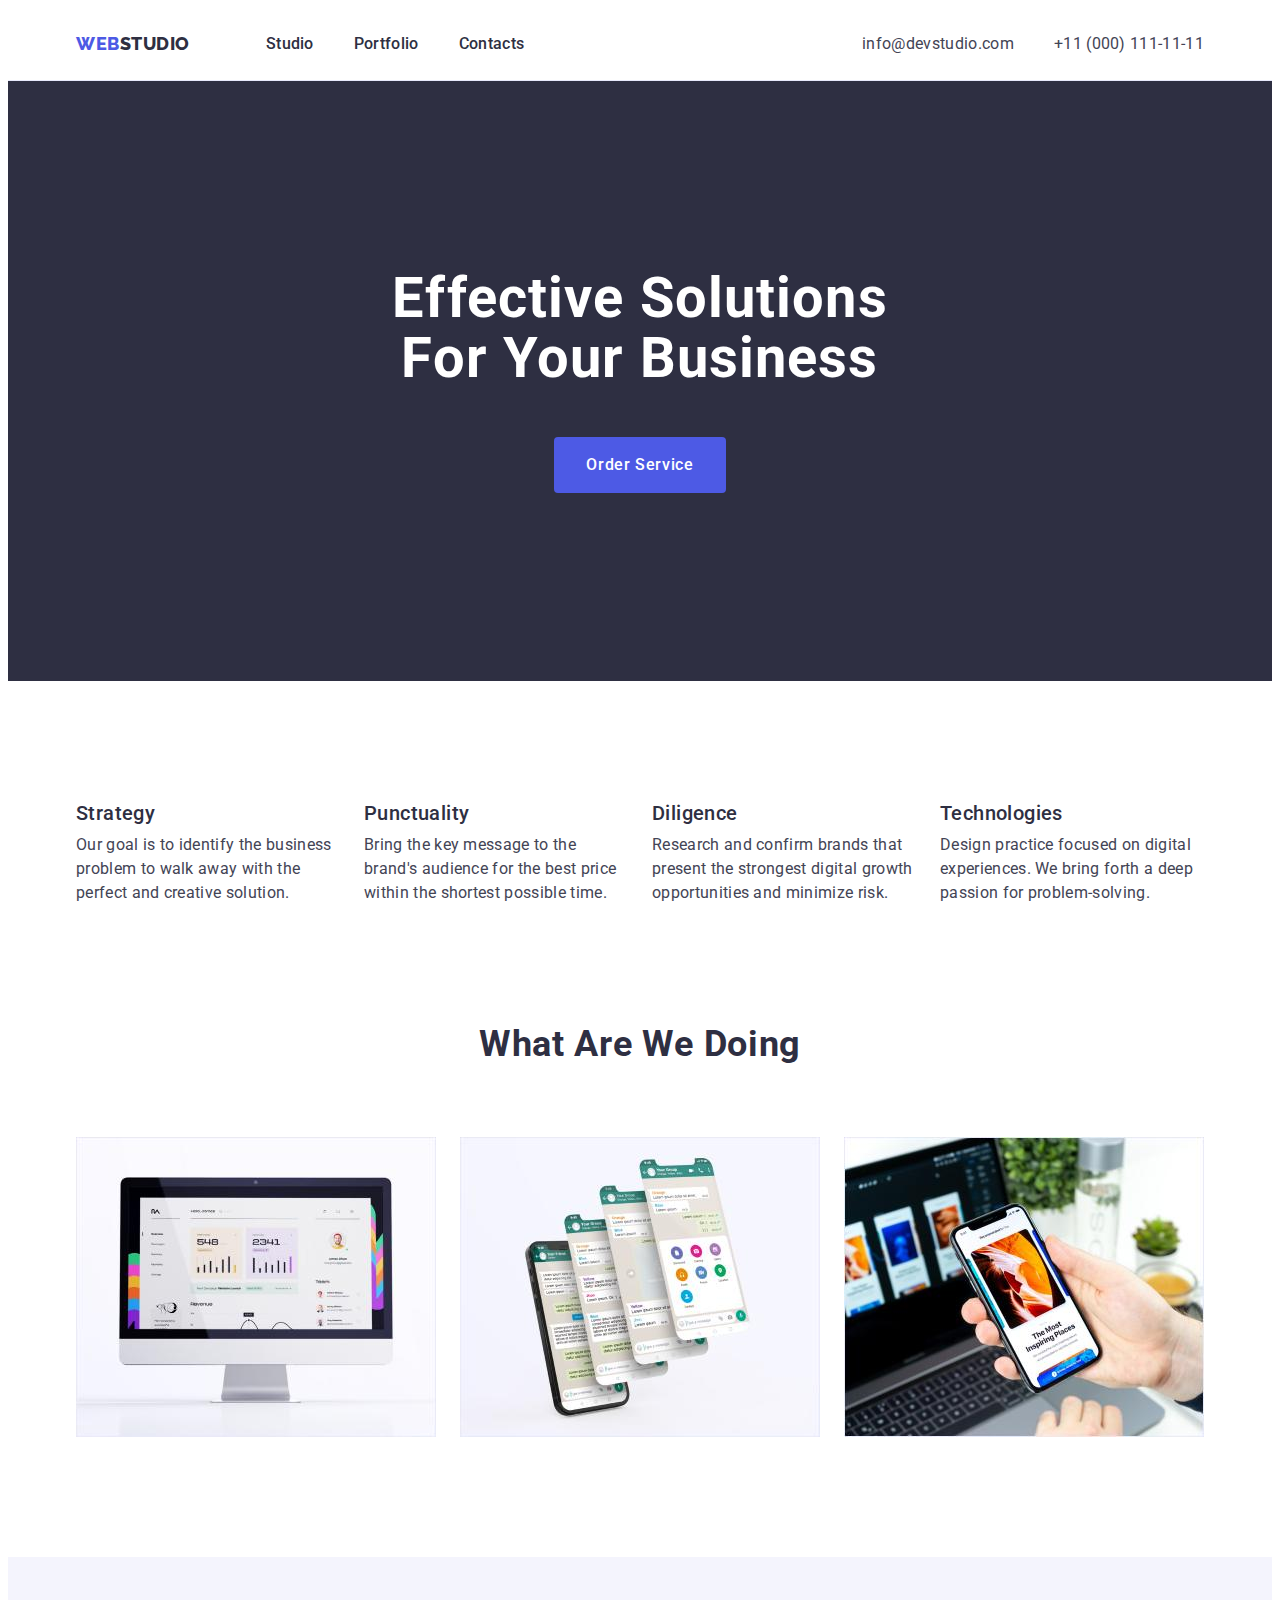
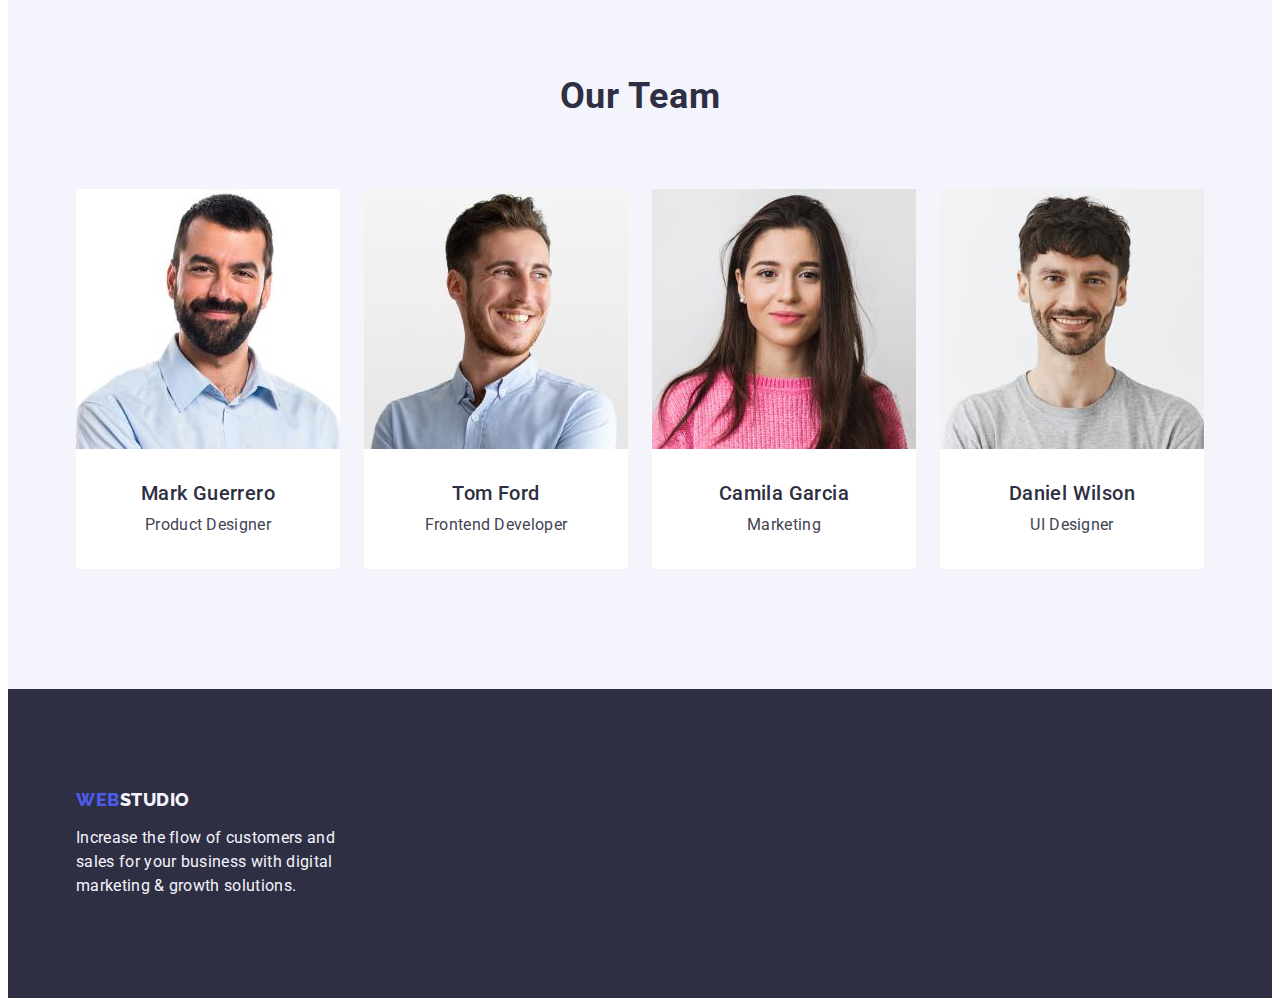
<file: index.html>
<!DOCTYPE html>
<html lang="en">
  <head>
    <meta charset="UTF-8" />
    <meta name="viewport" content="width=device-width, initial-scale=1.0" />
    <title>Studio</title>
    <link rel="preconnect" href="https://fonts.googleapis.com" />
    <link rel="preconnect" href="https://fonts.gstatic.com" crossorigin />
    <link
      href="https://fonts.googleapis.com/css2?family=Raleway:wght@800&family=Roboto:wght@400;500;700;900&display=swap"
      rel="stylesheet"
    />
    <link
      rel="stylesheet"
      href="https://cdnjs.cloudflare.com/ajax/libs/modern-normalize/2.0.0/modern-normalize.min.css"
      integrity="sha512-4xo8blKMVCiXpTaLzQSLSw3KFOVPWhm/TRtuPVc4WG6kUgjH6J03IBuG7JZPkcWMxJ5huwaBpOpnwYElP/m6wg=="
      crossorigin="anonymous"
      referrerpolicy="no-referrer"
    />
    <link rel="stylesheet" href="./css/styles.css" />
  </head>
  <body>
    <header class="header">
      <div class="header-container container">
        <nav class="header-nav">
          <a href="./index.html" class="header-logo link"
            >Web<span class="header-logo-color">Studio</span></a
          >
          <ul class="header-list list">
            <li class="header-item">
              <a href="./index.html" class="header-item-nav link">Studio</a>
            </li>
            <li class="header-item">
              <a href="./portfolio.html" class="header-item-nav link"
                >Portfolio</a
              >
            </li>
            <li class="header-item">
              <a href="" class="header-item-nav link">Contacts</a>
            </li>
          </ul>
        </nav>
        <address class="header-adress">
          <ul class="header-items list">
            <li class="header-list-adress">
              <a
                href="mailto:info@devstudio.com"
                class="header-item-address link"
                >info@devstudio.com</a
              >
            </li>
            <li class="header-list-adress">
              <a href="tel:+110001111111" class="header-item-address link"
                >+11 (000) 111-11-11</a
              >
            </li>
          </ul>
        </address>
      </div>
    </header>
    <main>
      <section class="service-order">
        <div class="container">
          <h1 class="solutions">Effective Solutions for Your Business</h1>
          <button class="service-btn" type="button">Order Service</button>
        </div>
      </section>
      <section class="feature">
        <div class="container">
          <h2 class="visually-hidden">Feature</h2>
          <ul class="feature-links list">
            <li class="feature-list">
              <h3 class="feature-item">Strategy</h3>
              <p class="feature-text">
                Our goal is to identify the business problem to walk away with
                the perfect and creative solution.
              </p>
            </li>
            <li class="feature-list">
              <h3 class="feature-item">Punctuality</h3>
              <p class="feature-text">
                Bring the key message to the brand's audience for the best price
                within the shortest possible time.
              </p>
            </li>
            <li class="feature-list">
              <h3 class="feature-item">Diligence</h3>
              <p class="feature-text">
                Research and confirm brands that present the strongest digital
                growth opportunities and minimize risk.
              </p>
            </li>
            <li class="feature-list">
              <h3 class="feature-item">Technologies</h3>
              <p class="feature-text">
                Design practice focused on digital experiences. We bring forth a
                deep passion for problem-solving.
              </p>
            </li>
          </ul>
        </div>
      </section>
      <section class="choice">
        <div class="container">
          <h2 class="choice-item">What are we doing</h2>
          <ul class="choice-link list">
            <li class="choice-list list">
              <img
                src="./images/monitor.jpg"
                alt="monitor"
                width="360"
                height="300"
              />
            </li>
            <li class="choice-list list">
              <img
                src="./images/phone.jpg"
                alt="phone"
                width="360"
                height="300"
              />
            </li>
            <li class="choice-list list">
              <img
                src="./images/phone2.jpg"
                alt="phone pc"
                width="360"
                height="300"
              />
            </li>
          </ul>
        </div>
      </section>
      <section class="team">
        <div class="container">
          <h2 class="team-main">Our Team</h2>
          <ul class="team-link list">
            <li class="team-list">
              <img
                src="./images/img1.jpg"
                alt="men1"
                width="264"
                height="260"
              />
              <div class="container-team">
                <h3 class="team-front">Mark Guerrero</h3>
                <p class="team-text">Product Designer</p>
              </div>
            </li>
            <li class="team-list">
              <img
                src="./images/img2.jpg"
                alt="men2"
                width="264"
                height="260"
              />
              <div class="container-team">
                <h3 class="team-front">Tom Ford</h3>
                <p class="team-text">Frontend Developer</p>
              </div>
            </li>
            <li class="team-list">
              <img
                src="./images/img3.jpg"
                alt="women"
                width="264"
                height="260"
              />
              <div class="container-team">
                <h3 class="team-front">Camila Garcia</h3>
                <p class="team-text">Marketing</p>
              </div>
            </li>
            <li class="team-list">
              <img
                src="./images/img4.jpg"
                alt="men3"
                width="264"
                height="260"
              />
              <div class="container-team">
                <h3 class="team-front">Daniel Wilson</h3>
                <p class="team-text">UI Designer</p>
              </div>
            </li>
          </ul>
        </div>
      </section>
    </main>
    <footer class="page-footer">
      <div class="container">
        <a href="./index.html" class="footer-logo link"
          >Web<span class="footer-logo-color">Studio</span>
        </a>
        <p class="footer-text">
          Increase the flow of customers and sales for your business with
          digital marketing & growth solutions.
        </p>
      </div>
    </footer>
  </body>
</html>
</file>
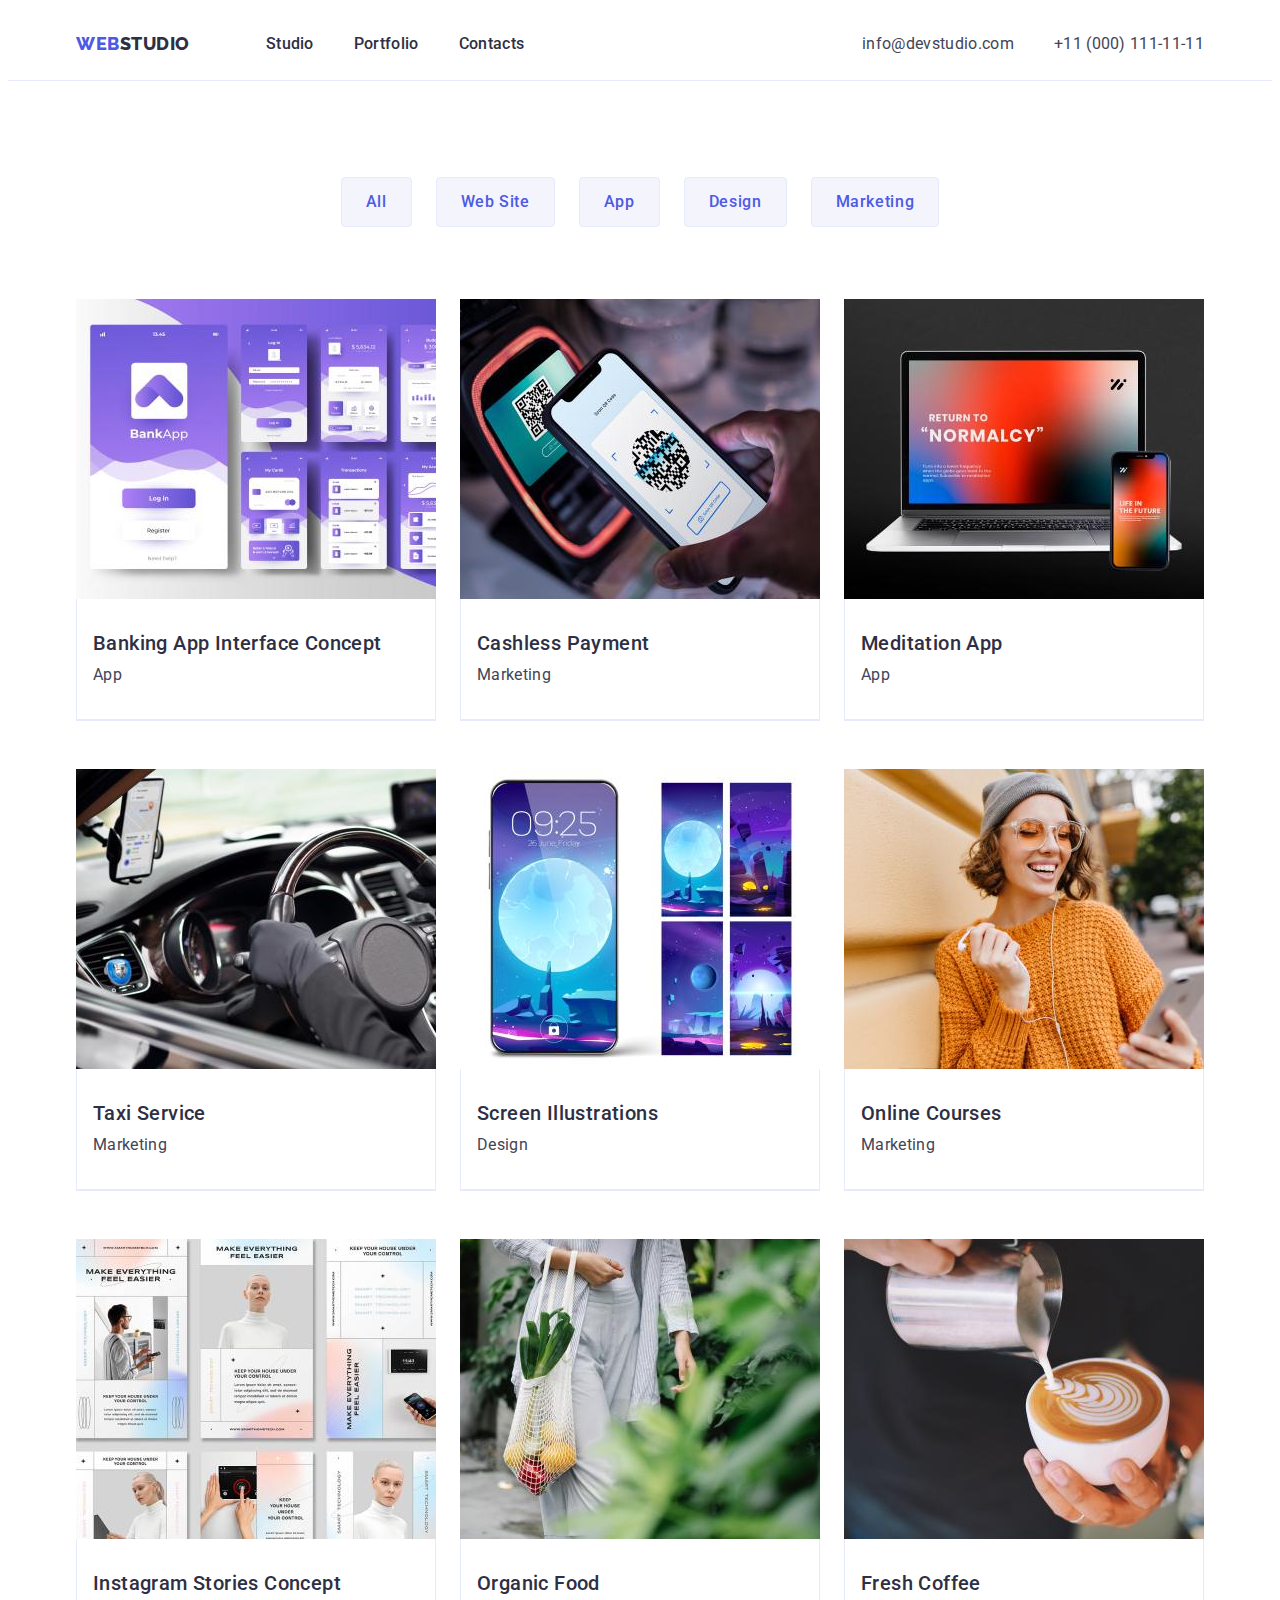
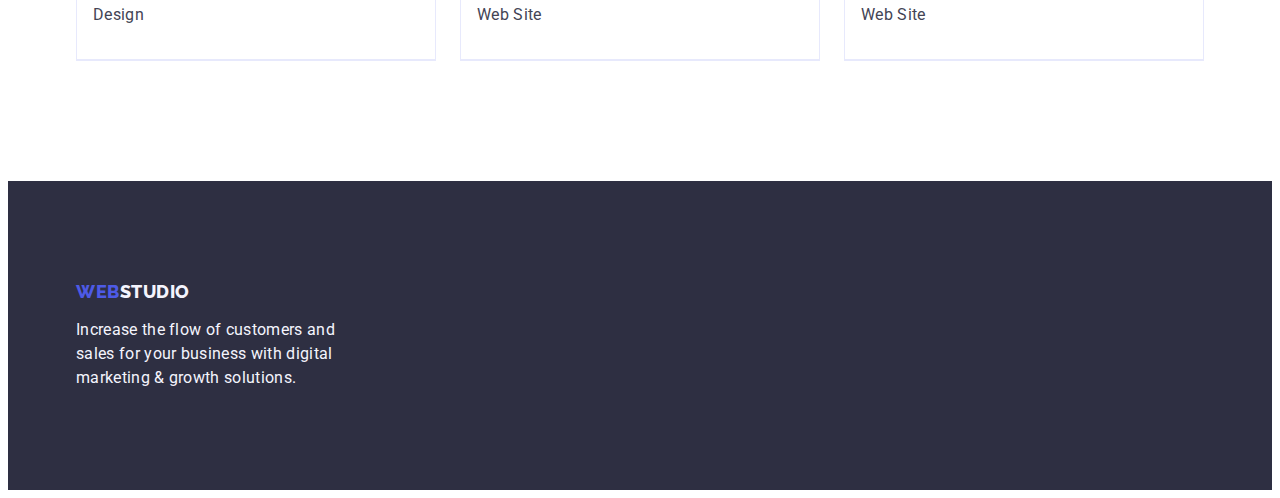
<file: portfolio.html>
<!DOCTYPE html>
<html lang="en">
  <head>
    <meta charset="UTF-8" />
    <meta name="viewport" content="width=device-width, initial-scale=1.0" />
    <title>Portfolio</title>
    <link rel="preconnect" href="https://fonts.googleapis.com" />
    <link rel="preconnect" href="https://fonts.gstatic.com" crossorigin />
    <link
      href="https://fonts.googleapis.com/css2?family=Raleway:wght@800&family=Roboto:wght@400;500;700;900&display=swap"
      rel="stylesheet"
    />
    <link
      rel="stylesheet"
      href="https://cdnjs.cloudflare.com/ajax/libs/modern-normalize/2.0.0/modern-normalize.min.css"
      integrity="sha512-4xo8blKMVCiXpTaLzQSLSw3KFOVPWhm/TRtuPVc4WG6kUgjH6J03IBuG7JZPkcWMxJ5huwaBpOpnwYElP/m6wg=="
      crossorigin="anonymous"
      referrerpolicy="no-referrer"
    />
    <link rel="stylesheet" href="./css/styles.css" />
  </head>
  <body>
    <header class="header">
      <div class="header-container container">
        <nav class="header-nav">
          <a href="./portfolio.html" class="header-logo link"
            >Web<span class="header-logo-color">Studio</span></a
          >
          <ul class="header-list list">
            <li class="header-item">
              <a href="./index.html" class="header-item-nav link">Studio</a>
            </li>
            <li class="header-item">
              <a href="./portfolio.html" class="header-item-nav link"
                >Portfolio</a
              >
            </li>
            <li class="header-item">
              <a href="" class="header-item-nav link">Contacts</a>
            </li>
          </ul>
        </nav>
        <address class="header-adress">
          <ul class="header-items list">
            <li class="header-list-adress">
              <a
                href="mailto:info@devstudio.com"
                class="header-item-address link"
                >info@devstudio.com</a
              >
            </li>
            <li class="header-list-adress">
              <a href="tel:+110001111111" class="header-item-address link"
                >+11 (000) 111-11-11</a
              >
            </li>
          </ul>
        </address>
      </div>
    </header>
    <main>
      <section class="service">
        <div class="container">
          <h1 class="visually-hidden">service</h1>
          <ul class="service-links-list list">
            <li><button class="service-button" type="button">All</button></li>
            <li>
              <button class="service-button" type="button">Web Site</button>
            </li>
            <li><button class="service-button" type="button">App</button></li>
            <li>
              <button class="service-button" type="button">Design</button>
            </li>
            <li>
              <button class="service-button" type="button">Marketing</button>
            </li>
          </ul>
          <ul class="service-card-list list">
            <li class="service-item">
              <a class="service-link-text link" href="">
                <img
                  class="concept"
                  src="./images/img11.jpg"
                  alt="banking"
                  width="360"
                  height="300"
                />
                <div class="container-service-menu">
                  <h2 class="service-title">Banking App Interface Concept</h2>
                  <p class="service-link">App</p>
                </div>
              </a>
            </li>
            <li class="service-item">
              <a class="service-link-text link" href="">
                <img
                  class="concept"
                  src="./images/img12.jpg"
                  alt="payment"
                  width="360"
                  height="300"
                />
                <div class="container-service-menu">
                  <h2 class="service-title">Cashless Payment</h2>
                  <p class="service-link">Marketing</p>
                </div>
              </a>
            </li>
            <li class="service-item">
              <a class="service-link-text link" href="">
                <img
                  class="concept"
                  src="./images/img13.jpg"
                  alt="app"
                  width="360"
                  height="300"
                />
                <div class="container-service-menu">
                  <h2 class="service-title">Meditation App</h2>
                  <p class="service-link">App</p>
                </div>
              </a>
            </li>
            <li class="service-item">
              <a class="service-link-text link" href="">
                <img
                  class="concept"
                  src="./images/img14.jpg"
                  alt="taxi"
                  width="360"
                  height="300"
                />
                <div class="container-service-menu">
                  <h2 class="service-title">Taxi Service</h2>
                  <p class="service-link">Marketing</p>
                </div>
              </a>
            </li>
            <li class="service-item">
              <a class="service-link-text link" href="">
                <img
                  class="concept"
                  src="./images/img15.jpg"
                  alt="screen"
                  width="360"
                  height="300"
                />
                <div class="container-service-menu">
                  <h2 class="service-title">Screen Illustrations</h2>
                  <p class="service-link">Design</p>
                </div>
              </a>
            </li>
            <li class="service-item">
              <a class="service-link-text link" href="">
                <img
                  class="concept"
                  src="./images/img16.jpg"
                  alt="online"
                  width="360"
                  height="300"
                />
                <div class="container-service-menu">
                  <h2 class="service-title">Online Courses</h2>
                  <p class="service-link">Marketing</p>
                </div>
              </a>
            </li>
            <li class="service-item">
              <a class="service-link-text link" href="">
                <img
                  class="concept"
                  src="./images/img17.jpg"
                  alt="stories"
                  width="360"
                  height="300"
                />
                <div class="container-service-menu">
                  <h2 class="service-title">Instagram Stories Concept</h2>
                  <p class="service-link">Design</p>
                </div>
              </a>
            </li>
            <li class="service-item">
              <a class="service-link-text link" href="">
                <img
                  class="concept"
                  src="./images/img18.jpg"
                  alt="food"
                  width="360"
                  height="300"
                />
                <div class="container-service-menu">
                  <h2 class="service-title">Organic Food</h2>
                  <p class="service-link">Web Site</p>
                </div>
              </a>
            </li>
            <li class="service-item">
              <a class="service-link-text link" href="">
                <img
                  class="concept"
                  src="./images/img19.jpg"
                  alt="coffee"
                  width="360"
                  height="300"
                />
                <div class="container-service-menu">
                  <h2 class="service-title">Fresh Coffee</h2>
                  <p class="service-link">Web Site</p>
                </div>
              </a>
            </li>
          </ul>
        </div>
      </section>
    </main>
    <footer class="page-footer">
      <div class="container">
        <a href="./index.html" class="footer-logo link"
          >Web<span class="footer-logo-color">Studio</span>
        </a>
        <p class="footer-text">
          Increase the flow of customers and sales for your business with
          digital marketing & growth solutions.
        </p>
      </div>
    </footer>
  </body>
</html>
</file>
<file: css/styles.css>
:root {
  --primary-font: Roboto, sans-serif;
  --logo-font: Raleway, sans-serif;
  --slate: #434455;
  --navyblue: #2e2f42;
  --white: #ffffff;
  --iris: #4d5ae5;
  --cloud: #f4f4fd;
  --ocean: #404bbf;
  --cornflower: #e7e9fc;
}

/*--------------COMPONENTS STYLE-----------*/
* {
  box-sizing: border-box;
}

.container {
  max-width: 1158px;
  padding: 0 15px;
  margin: 0 auto;
}

img {
  display: block;
  max-width: 100%;
  height: auto;
}

/*--------------RESET STYLE---------------*/
h1,
h2,
h3,
h4,
h5,
h6,
p {
  margin-top: 0;
  margin-bottom: 0;
}

ul,
ol {
  padding-left: 0;
  margin-top: 0;
  margin-bottom: 0;
}

.visually-hidden {
  position: absolute;
  width: 1px;
  height: 1px;
  margin: -1px;
  border: 0;
  padding: 0;
  white-space: nowrap;
  clip-path: inset(100%);
  clip: rect(0 0 0 0);
  overflow: hidden;
}

/*----------------BODY--------------------*/
body {
  font-family: Roboto, sans-serif;
  color: #434455;
  background-color: var(--white, #fff);
}

a {
  text-decoration: none;
}

.list {
  list-style: none;
}

/*----------------HEADER STYLE------------*/
.header {
  border-bottom: 1px solid var(--cornflower, #e7e9fc);
}

/*------------------HEADER----------------*/
.header-logo {
  color: #4d5ae5;
  font-family: Raleway, sans-serif;
  font-size: 18px;
  font-weight: 800;
  line-height: 1.17;
  letter-spacing: 0.03em;
  text-transform: uppercase;
  margin-right: 76px;
}

.header-logo-color {
  color: #2e2f42;
}

.header-list {
  display: flex;
  gap: 40px;
}

.header-items {
  display: flex;
  gap: 40px;
}

.header-nav {
  display: flex;
  align-items: center;
}

.header-container {
  display: flex;
  align-items: center;
}

.header-adress {
  margin-left: auto;
}

.header-item-nav {
  color: #2e2f42;
  font-size: 16px;
  font-weight: 500;
  line-height: 1.5;
  letter-spacing: 0.02em;
  display: block;
  padding: 24px 0;
}

.header-item-nav:hover,
.header-item-nav:focus {
  color: #404bbf;
}

address {
  font-style: normal;
}

.header-item-address {
  color: #434455;
  font-style: normal;
  font-size: 16px;
  font-weight: 400;
  line-height: 1.5;
  letter-spacing: 0.02em;
}

.header-item-address:hover,
.header-item-address:focus {
  color: #404bbf;
}

/*-------------------MAIN------------------*/

/*-------------------STUDIO----------------*/
.solutions {
  color: #fff;
  text-align: center;
  font-family: Roboto;
  font-size: 56px;
  font-style: normal;
  font-weight: 700;
  line-height: 1.07;
  letter-spacing: 0.02em;
  text-transform: capitalize;
  max-width: 496px;
  margin: 0 auto;
}

.service-btn {
  color: #fff;
  background-color: #4d5ae5;
  font-family: inherit;
  font-size: 16px;
  font-weight: 500;
  line-height: 1.5;
  letter-spacing: 0.04em;
  cursor: pointer;
  display: block;
  margin: 0 auto;
  border: none;
  border-radius: 4px;
  padding: 16px 32px;
  margin-top: 48px;
  min-width: 169px;
  height: 56px;
}

.service-btn:hover,
.service-btn:focus {
  background-color: #404bbf;
}

.service-order {
  background-color: #2e2f42;
  padding: 188px 0;
}

.feature {
  padding: 120px 0;
}

.feature-links {
  display: flex;
  gap: 24px;
}

.feature-list {
  width: calc((100% - 72px) / 4);
}

.feature-item {
  color: #2e2f42;
  font-size: 20px;
  font-weight: 500;
  line-height: 1.2;
  letter-spacing: 0.02em;
  margin-bottom: 8px;
  width: 264px;
}

.feature-text {
  color: #434455;
  font-size: 16px;
  font-weight: 400;
  line-height: 1.5;
  letter-spacing: 0.02em;
}

.choice {
  padding-bottom: 120px;
}

.choice-item {
  color: #2e2f42;
  text-align: center;
  font-size: 36px;
  font-weight: 700;
  line-height: 1.11;
  letter-spacing: 0.02em;
  text-transform: capitalize;
  margin-bottom: 72px;
}

.choice-link {
  display: flex;
  gap: 24px;
}

.choice-list {
  width: calc((100% - 48px) / 3);
}

.team {
  background-color: #f4f4fd;
  padding: 120px 0;
}

.container-team {
  padding: 32px 0;
}

.team-main {
  color: #2e2f42;
  text-align: center;
  font-size: 36px;
  font-weight: 700;
  line-height: 1.11;
  letter-spacing: 0.02em;
  text-transform: capitalize;
  margin-bottom: 72px;
}

.team-link {
  display: flex;
  gap: 24px;
}

.team-list {
  background-color: #fff;
  width: calc((100% - 72px) / 4);
  border-radius: 0 0 4px 4px;
}

.team-front {
  color: #2e2f42;
  font-size: 20px;
  font-weight: 500;
  line-height: 1.2;
  letter-spacing: 0.02em;
  text-align: center;
  margin-bottom: 8px;
}

.team-text {
  color: var(--slate, #434455);
  font-size: 16px;
  font-weight: 400;
  line-height: 1.5;
  letter-spacing: 0.02em;
  text-align: center;
}

/*----------------PORTFOLIO---------------*/
.service {
  padding-top: 96px;
  padding-bottom: 120px;
}

.service-links-list {
  display: flex;
  justify-content: center;
  gap: 24px;
  margin-bottom: 72px;
}

.service-button {
  color: #4d5ae5;
  background-color: #f4f4fd;
  font-family: inherit;
  font-size: 16px;
  font-weight: 500;
  line-height: 1.5;
  letter-spacing: 0.04em;
  cursor: pointer;
  border: none;
  border-radius: 4px;
  padding: 12px 24px;
  border: 1px solid var(--cornflower, #e7e9fc);
}

.service-button:hover,
.service-button:focus {
  color: #fff;
  background-color: #404bbf;
  border: 1px solid transparent;
}
/*---hmm*/
.service-card-list {
  display: flex;
  flex-wrap: wrap;
  column-gap: 24px;
  row-gap: 48px;
}

.container-service-menu {
  padding: 32px 16px;
  border: 1px solid #e7e9fc;
  border-top: none;
}

.service-item {
  width: calc((100% - 48px) / 3);
  border-bottom: 1px solid var(--cornflower, #e7e9fc);
}

.service-title {
  color: #2e2f42;
  font-size: 20px;
  font-weight: 500;
  line-height: 1.2;
  letter-spacing: 0.02em;
  margin-bottom: 8px;
}

.service-link {
  color: #434455;
  font-size: 16px;
  font-weight: 400;
  line-height: 1.5;
  letter-spacing: 0.02em;
}

/*-----------------FOOTER-------------------*/

.footer-logo {
  color: #4d5ae5;
  font-family: Raleway, sans-serif;
  font-size: 18px;
  font-weight: 800;
  line-height: 1.17;
  letter-spacing: 0.03em;
  text-transform: uppercase;
  display: inline-block;
  margin-bottom: 16px;
}

.footer-logo-color {
  color: #f4f4fd;
}

.footer-text {
  color: #f4f4fd;
  font-size: 16px;
  font-weight: 400;
  line-height: 1.5;
  letter-spacing: 0.02em;
  flex-wrap: wrap;
  display: flex;
  max-width: 264px;
}

.page-footer {
  background-color: #2e2f42;
  padding: 100px 0;
}
</file>
